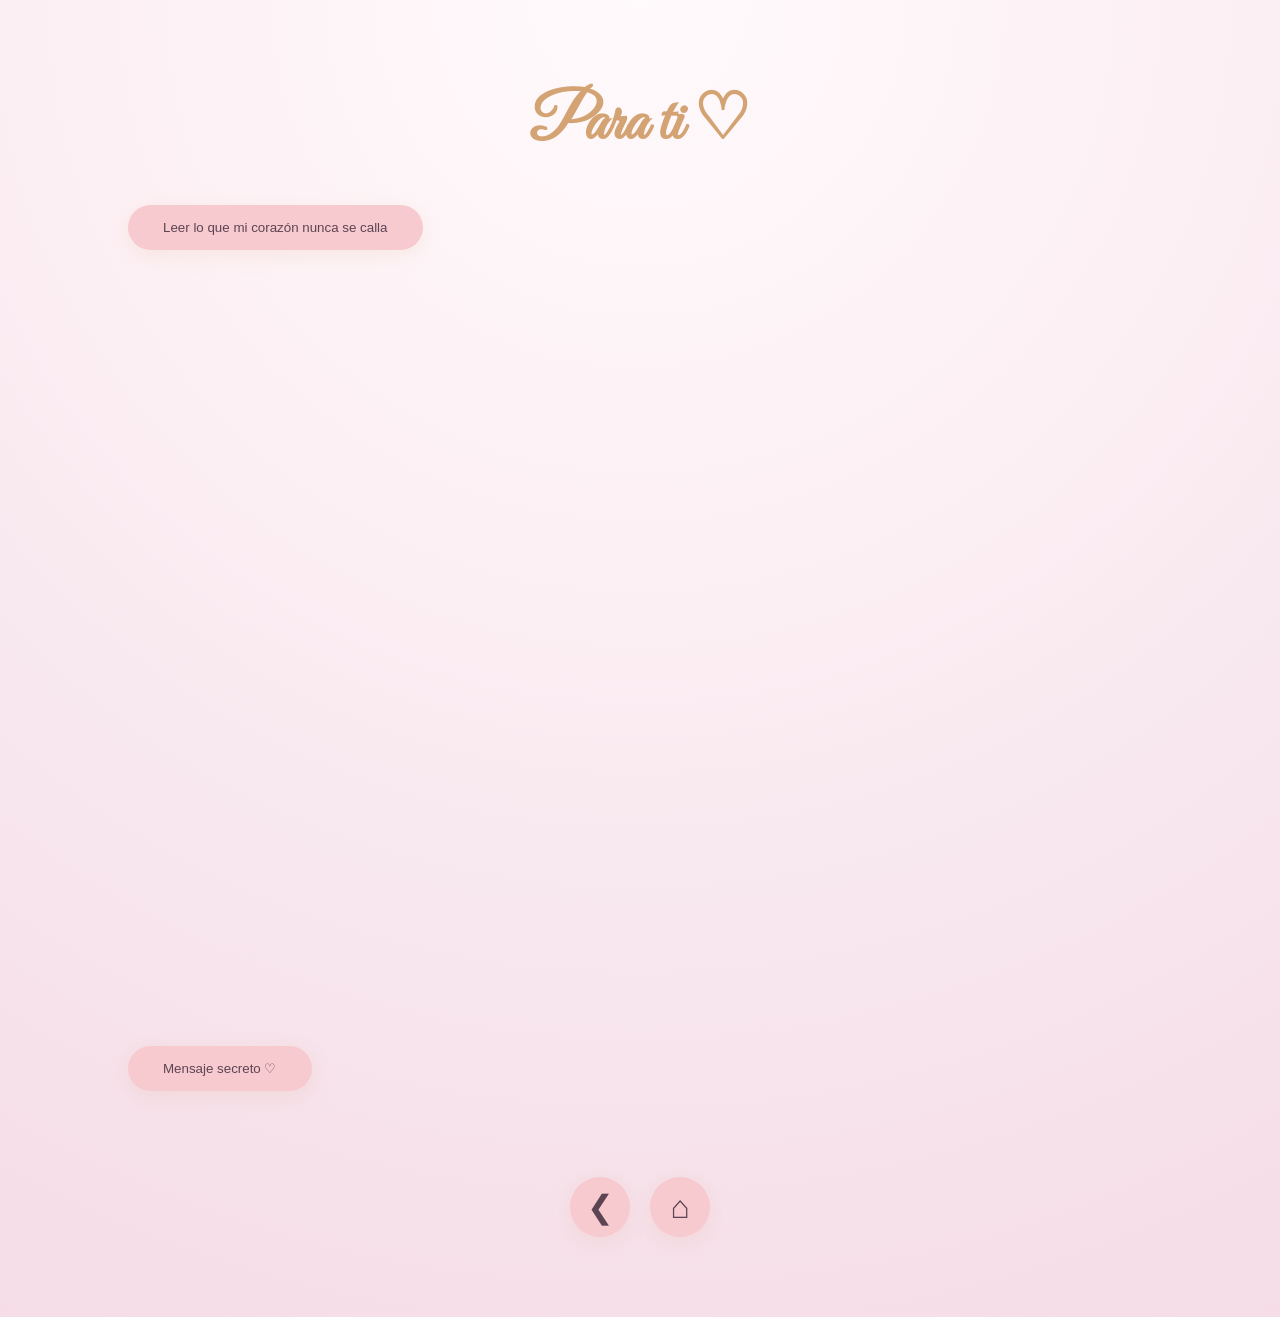
<file: pages/carta.html>
<!DOCTYPE html>
<html lang="es">
<head>
  <meta charset="UTF-8">
  <meta name="viewport" content="width=device-width, initial-scale=1.0">
  <title>Para ti ♡</title>
  <link rel="stylesheet" href="../style.css">
</head>
<body>

<section class="container">

  <h1 class="title">Para ti ♡</h1>

  <button onclick="revealLetter()" class="btn">
    Leer lo que mi corazón nunca se calla
  </button>

  <div id="letter" class="hidden-text card">

    Gracias por existir en mi misma línea temporal.

    Gracias por seguir adelante incluso cuando las cosas se ponen difíciles.

    Te admiro muchísimo por la manera en la que luchas por tus sueños y por cómo sigues avanzando incluso cuando estás cansado.

    Si la vida fuera un anime…
    seguirías siendo mi personaje favorito.

    Porque incluso en tus momentos más difíciles, sigues intentando levantarte.

    Y eso es una de las cosas que más amo de ti.

    Gracias por amarme.
    Gracias por quedarte.
    Gracias por convertirte en mi lugar seguro.

    Te amo muchísimo ♡

  </div>

<br><br>

<button onclick="mensajeSecreto()" class="btn">
  Mensaje secreto ♡
</button>

<p id="secretito" class="hidden-text">
  En todas las vidas posibles…
  seguiría buscándote.
</p>

<div class="navigation-buttons">

  <a href="stats.html" class="nav-arrow">
    ❮
  </a>

  <a href="../index.html" class="nav-arrow">
    ⌂
  </a>

</div>
  
</section>

<script src="../script.js"></script>

</body>
</html>
</file>
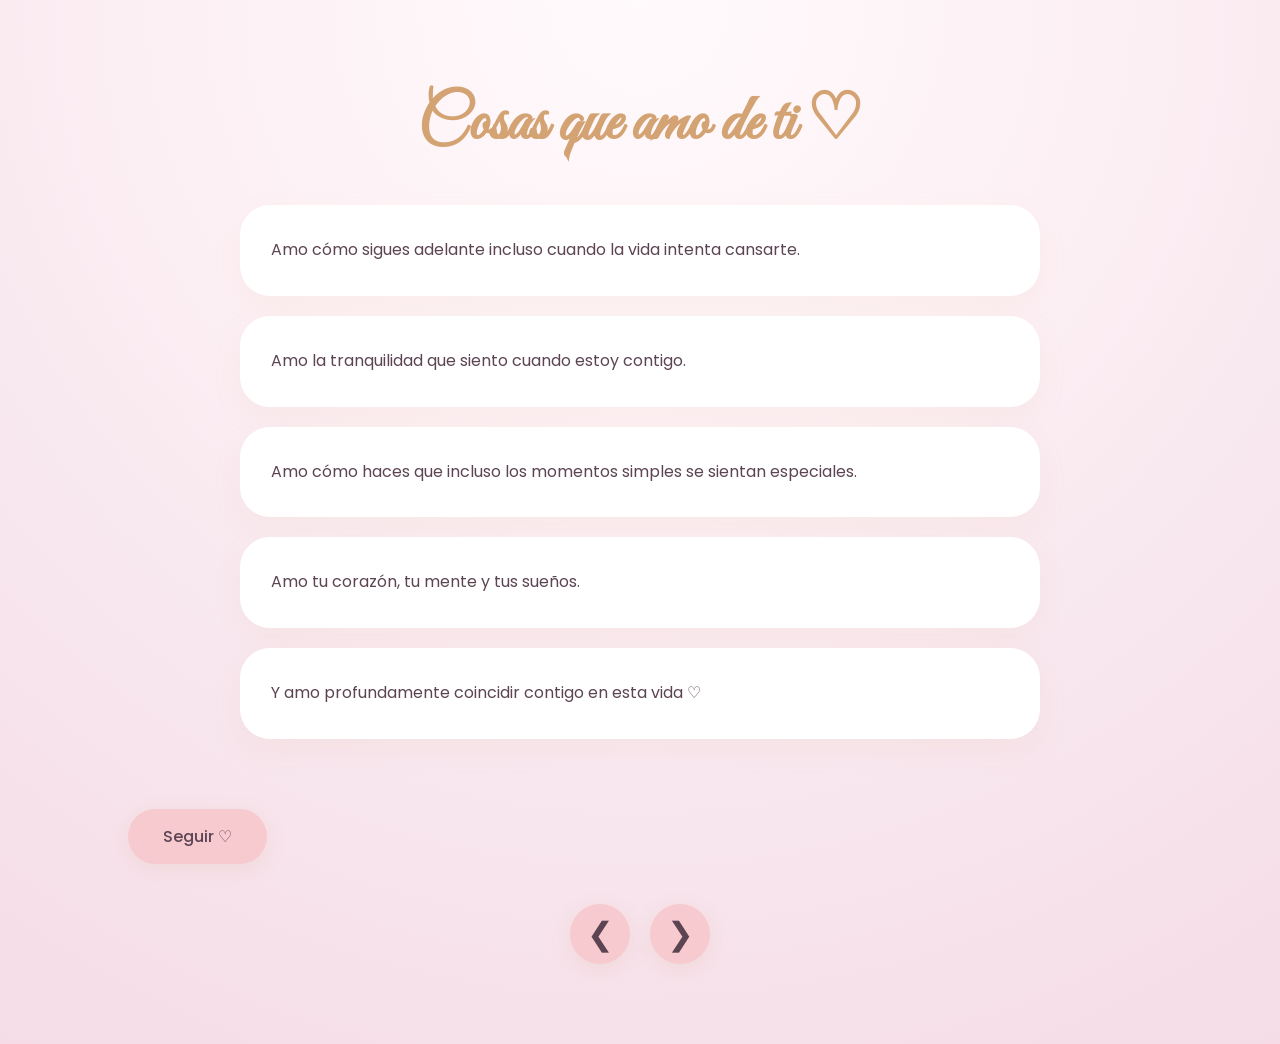
<file: pages/cosas-que-amo.html>
<!DOCTYPE html>
<html lang="es">
<head>
  <meta charset="UTF-8">
  <meta name="viewport" content="width=device-width, initial-scale=1.0">
  <title>Cosas que amo de ti ♡</title>
  <link rel="stylesheet" href="../style.css">
</head>
<body>

<section class="container">

  <h1 class="title">Cosas que amo de ti ♡</h1>

  <div class="card">
    Amo cómo sigues adelante incluso cuando la vida intenta cansarte.
  </div>

  <div class="card">
    Amo la tranquilidad que siento cuando estoy contigo.
  </div>

  <div class="card">
    Amo cómo haces que incluso los momentos simples se sientan especiales.
  </div>

  <div class="card">
    Amo tu corazón, tu mente y tus sueños.
  </div>

  <div class="card">
    Y amo profundamente coincidir contigo en esta vida ♡
  </div>

  <br><br>

  <a href="stats.html" class="btn">
    Seguir ♡
  </a>

<div class="navigation-buttons">

  <a href="recuerdos.html" class="nav-arrow">
    ❮
  </a>

  <a href="stats.html" class="nav-arrow">
    ❯
  </a>

</div>

  
</section>

</body>
</html>
</file>
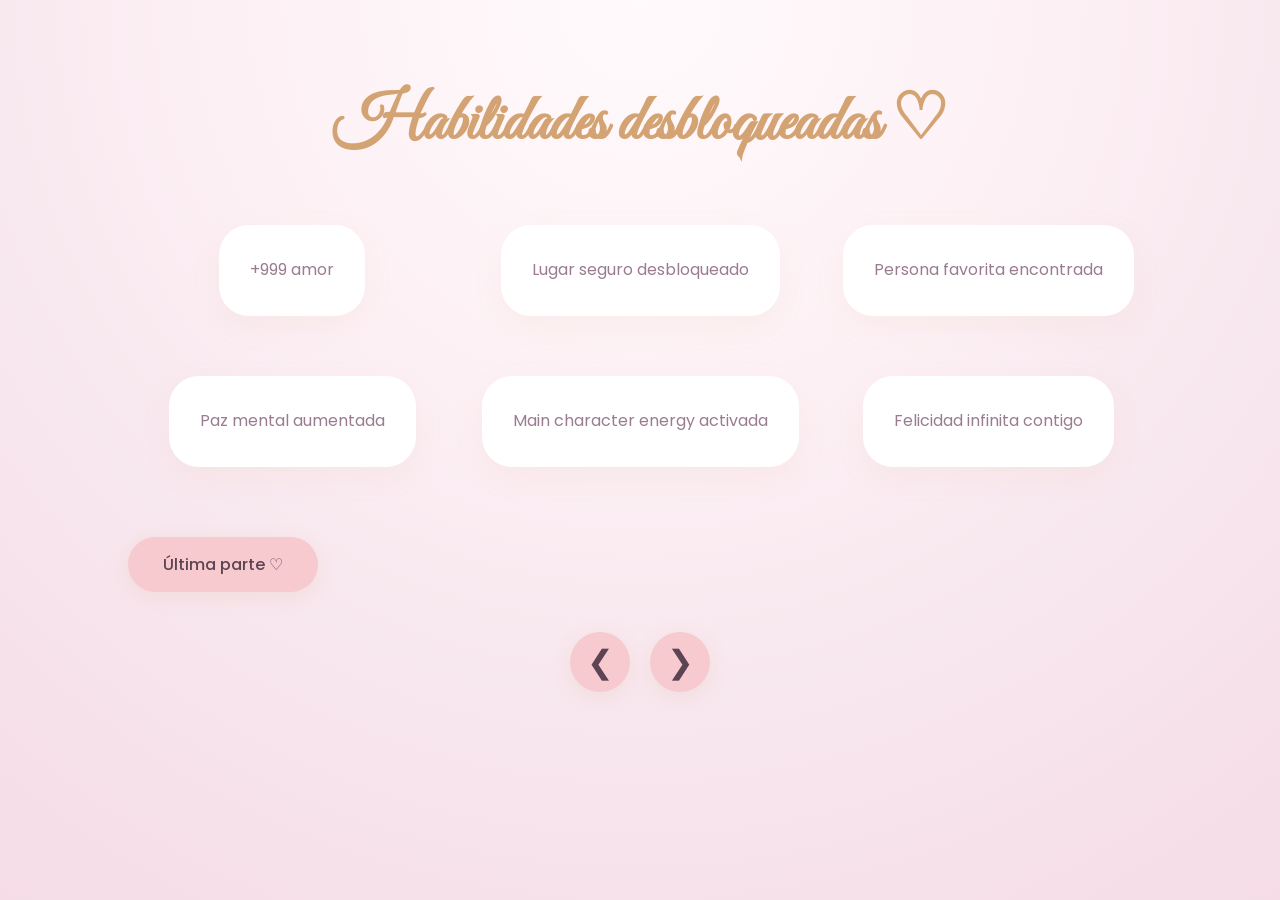
<file: pages/stats.html>
<!DOCTYPE html>
<html lang="es">
<head>
  <meta charset="UTF-8">
  <meta name="viewport" content="width=device-width, initial-scale=1.0">
  <title>Stats ♡</title>
  <link rel="stylesheet" href="../style.css">
</head>
<body>

<section class="container">

  <h1 class="title">Habilidades desbloqueadas ♡</h1>

  <div class="stats">

    <div class="stat-box">
      +999 amor
    </div>

    <div class="stat-box">
      Lugar seguro desbloqueado
    </div>

    <div class="stat-box">
      Persona favorita encontrada
    </div>

    <div class="stat-box">
      Paz mental aumentada
    </div>

    <div class="stat-box">
      Main character energy activada
    </div>

    <div class="stat-box">
      Felicidad infinita contigo
    </div>

  </div>

  <br><br>

  <a href="carta.html" class="btn">
    Última parte ♡
  </a>

  <div class="navigation-buttons">

  <a href="cosas-que-amo.html" class="nav-arrow">
    ❮
  </a>

  <a href="carta.html" class="nav-arrow">
    ❯
  </a>

</div>
  
</section>

</body>
</html>
</file>
<file: style.css>
@import url('https://fonts.googleapis.com/css2?family=Great+Vibes&family=Poppins:wght@300;400;500;600&display=swap');

*{
    margin:0;
    padding:0;
    box-sizing:border-box;
}

body{
    background:
    radial-gradient(circle at top,
    #fffafc 0%,
    #fdf1f5 35%,
    #f8e8ef 60%,
    #f5dce7 100%);

    color:#5c4452;
    font-family:'Poppins', sans-serif;
    overflow-x:hidden;
    min-height:100vh;
}
/* Loader */

#loader{
    position:fixed;
    width:100%;
    height:100vh;
    background:#fffafc;
    display:flex;
    justify-content:center;
    align-items:center;
    z-index:9999;
    transition:4s ease;
}

.loader-content{
    text-align:center;
    max-width:700px;
    padding:40px;
    animation:fadeLoader 3s ease;
}

.loader-content h2{
    font-family:'Great Vibes', cursive;
    font-size:6rem;
    color:#d4a373;
    margin-bottom:20px;
}

.loader-content p{
    color:#9a7b8f;
    line-height:1.8;
    margin-bottom:40px;
    font-size:1.1rem;
}

#mainContent{
    opacity:0;
    transition:4s ease;
}

@keyframes fadeLoader{

    from{
        opacity:0;
        transform:translateY(20px);
    }

    to{
        opacity:1;
        transform:translateY(0);
    }

}

/* Hero */

.hero{
    min-height:60vh;
    display:flex;
    flex-direction:column;
    justify-content:center;
    align-items:center;
    text-align:center;
    padding:40px 10%;
}

.hero h1{
    font-family:'Great Vibes', cursive;
    font-size:6rem;
    color:#d4a373;
    margin-bottom:20px;
}

.hero p{
    font-size:1.2rem;
    color:#9a7b8f;
    max-width:700px;
    line-height:1.8;
}

/* Contador */

#contador{
    margin-top:20px;
    color:#c08497;
    font-size:1.1rem;
}

/* Títulos */

.title{
    font-family:'Great Vibes', cursive;
    font-size:4rem;
    color:#d4a373;
    margin-bottom:40px;
    text-align:center;
}

/* Contenedor */

.container{
    padding:80px 10%;
}

/* Botones */

.btn{
    display:inline-block;
    background:#f7cad0;
    color:#5c4452;
    padding:15px 35px;
    border-radius:50px;
    text-decoration:none;
    border:none;
    cursor:pointer;
    transition:0.3s ease;
    font-weight:500;
    box-shadow:0 5px 20px rgba(212,163,115,0.15);
}

.btn:hover{
    transform:translateY(-3px);
    background:#f4acb7;
}

.intro-btn{
    display:inline-block;
    background:#f7cad0;
    color:#5c4452;
    padding:16px 40px;
    border-radius:50px;
    text-decoration:none;
    font-size:1rem;
    font-weight:500;
    transition:0.3s ease;
    box-shadow:0 5px 20px rgba(212,163,115,0.15);
}

.intro-btn:hover{
    transform:translateY(-3px) scale(1.03);
    background:#f4acb7;
}


/* Tarjetas */

.card,
.stat-box,
.carousel-item{
    backdrop-filter:blur(10px);
    border:1px solid rgba(255,255,255,0.4);
    background:white;
    border-radius:30px;
    padding:30px;
    margin:20px auto;
    box-shadow:0 10px 30px rgba(212,163,115,0.08);
    max-width:800px;
    line-height:1.8;
}

/* Carrusel */

.carousel{
    display:flex;
    justify-content:center;
    align-items:stretch;
    gap:30px;
    padding:20px;
    flex-wrap:wrap;
}

.carousel::-webkit-scrollbar{
    display:none;
}

.carousel-item{
    width:320px;
    min-width:320px;
    background:white;
    border-radius:30px;
    padding:20px;
    display:flex;
    flex-direction:column;
    justify-content:flex-start;
    align-items:center;
    box-shadow:0 10px 30px rgba(212,163,115,0.08);
}

.carousel-item img{
    width:100%;
    height:320px;
    object-fit:contain;
    border-radius:25px;
    background:#fffafc;
}

.carousel-item p{
    margin-top:20px;
    text-align:left;
    line-height:1.7;
    color:#7d6573;
    width:100%;
}

.carousel-item p{
    margin-top:15px;
}

/* Stats */

.stats{
    display:grid;
    grid-template-columns:repeat(auto-fit,minmax(250px,1fr));
    gap:20px;
}

.stat-box{
    text-align:center;
    color:#9a7b8f;
}

/* Texto oculto */

.hidden-text{
    opacity:0;
    transition:1s ease;
}

.show{
    opacity:1;
}

/* Música */

#musicBtn{
    position:fixed;
    bottom:20px;
    right:20px;
    width:60px;
    height:60px;
    border:none;
    border-radius:50%;
    background:#d4a373;
    color:white;
    font-size:1.5rem;
    cursor:pointer;
    box-shadow:0 5px 20px rgba(212,163,115,0.2);
}

/* Animaciones */

.hero,
.container,
.card,
.stat-box{
    animation:fadeUp 1.2s ease;
}

@keyframes fadeUp{

    from{
        opacity:0;
        transform:translateY(30px);
    }

    to{
        opacity:1;
        transform:translateY(0);
    }

}

/* Responsive */

@media(max-width:768px){

    .hero h1{
        font-size:4rem;
    }

    .title{
        font-size:3rem;
    }

    #loader h2{
        font-size:3rem;
        text-align:center;
        padding:20px;
    }

}

.navigation-buttons{
    display:flex;
    justify-content:center;
    gap:20px;
    margin-top:50px;
}

.nav-arrow{
    width:60px;
    height:60px;
    border-radius:50%;
    display:flex;
    justify-content:center;
    align-items:center;
    background:#f7cad0;
    color:#5c4452;
    text-decoration:none;
    font-size:2rem;
    transition:0.3s ease;
    box-shadow:0 5px 20px rgba(212,163,115,0.15);
}

.nav-arrow:hover{
    transform:scale(1.1);
    background:#f4acb7;
}

body{
    animation:fadePage 1s ease;
}

@keyframes fadePage{

    from{
        opacity:0;
    }

    to{
        opacity:1;
    }

}

.gallery-section{
    padding:100px 5%;
}

.carousel-wrapper{
    position:relative;
    overflow:hidden;
}

.carousel-track{
    display:flex;
    gap:25px;
    width:max-content;
    animation:scrollCarousel 45s linear infinite;
    padding:20px 0;
}

.carousel-track img{
    width:260px;
    height:360px;
    object-fit:cover;
    border-radius:30px;
    flex-shrink:0;
    transition:0.5s ease;
    box-shadow:0 10px 30px rgba(212,163,115,0.18);
}

.carousel-track img:hover{
    transform:scale(1.05);
}

/* CONTENEDOR */

.carousel-wrapper{
    overflow:hidden;
    position:relative;
    width:100%;
}

/* ANIMACIÓN */

@keyframes scrollCarousel{

    from{
        transform:translateX(0);
    }

    to{
        transform:translateX(-50%);
    }

}

.carousel-track::-webkit-scrollbar{
    display:none;
}

.carousel-track img{
    width:280px;
    height:380px;
    object-fit:cover;
    border-radius:25px;
    flex-shrink:0;
    transition:0.4s ease;
    box-shadow:0 10px 30px rgba(212,163,115,0.15);
}

.carousel-track img:hover{
    transform:scale(1.04);
}

.carousel-btn{
    position:absolute;
    top:50%;
    transform:translateY(-50%);
    width:60px;
    height:60px;
    border:none;
    border-radius:50%;
    background:white;
    color:#c08497;
    font-size:2rem;
    cursor:pointer;
    z-index:5;
    box-shadow:0 5px 20px rgba(212,163,115,0.2);
}

.left-btn{
    left:10px;
}

.right-btn{
    right:10px;
}

/* ===== SCROLL SUAVE ===== */

html{
    scroll-behavior:smooth;
}

/* ===== MAIN CONTENT ===== */

#mainContent{
    opacity:0;
    transition:opacity 3s ease;
}

/* ===== ESTRELLAS ===== */

.stars{
    position:fixed;
    width:100%;
    height:100%;
    top:0;
    left:0;
    pointer-events:none;
    background-image:
    radial-gradient(#ffffff 1px, transparent 1px);
    background-size:40px 40px;
    opacity:0.15;
    z-index:-1;
}

/* ===== ENTER CONTAINER ===== */

.enter-container{
    display:flex;
    justify-content:center;
    align-items:center;
    margin-top:40px;
}

/* ===== BOTÓN ENTRAR ===== */

.intro-btn{
    box-shadow:
    0 0 20px rgba(247,202,208,0.7);
    border:none;
    cursor:pointer;
    font-family:'Poppins', sans-serif;
}

/* ===== GALERÍA ===== */

.gallery-section{
    padding-top:20px;
    padding-bottom:80px;
}

/* ===== ESPACIADO ===== */

.hero{
    padding-bottom:20px;
}

/* ===== CARRUSEL PRINCIPAL ===== */

.carousel-track{
    display:flex;
    gap:20px;
    overflow-x:auto;
    scroll-behavior:smooth;
    padding:20px;
}

.carousel-track img{
    width:280px;
    height:380px;
    object-fit:cover;
    border-radius:25px;
    flex-shrink:0;
    transition:0.5s ease;
}

.carousel-track img:hover{
    transform:scale(1.05);
}

/* ===== OCULTAR SCROLL ===== */

.carousel-track::-webkit-scrollbar,
.carousel::-webkit-scrollbar{
    display:none;
}

/* ===== CARTA ===== */

#letter{
    margin-top:30px;
    white-space:pre-line;
}

/* ===== MENSAJE SECRETO ===== */

#secretito{
    margin-top:20px;
    text-align:center;
    color:#9a7b8f;
    font-size:1.1rem;
}

/* ===== BOTONES NAVEGACIÓN ===== */

.navigation-buttons{
    margin-top:40px;
}

/* ===== RESPONSIVE EXTRA ===== */

@media(max-width:768px){

    .hero h1{
        font-size:3.5rem;
        line-height:1.2;
    }

    .loader-content h2{
        font-size:3.5rem;
    }

    .carousel-track img{
        width:220px;
        height:320px;
    }

}


/* ========================= */
/* SECCIONES SPA */
/* ========================= */

.hidden-section{
    display:none;
    opacity:0;
    transform:translateY(40px);
    transition:1s ease;
}

.active-section{
    display:block;
    opacity:1;
    transform:translateY(0);
}


/* =========================
SECCIONES SPA
========================= */

.hidden-section{
    display:none;
    opacity:0;
    transform:translateY(30px);
}

.active-section{
    display:block;
    animation:fadeSection 1s ease;
}

@keyframes fadeSection{

    from{
        opacity:0;
        transform:translateY(40px);
    }

    to{
        opacity:1;
        transform:translateY(0);
    }

}

/* BOTÓN ENTRAR */

.enter-container{
    display:flex;
    justify-content:center;
    margin-top:40px;
}


.main-screen{
    min-height:100vh;
}


/* SISTEMA SPA */

.hidden-section{
    display:none;
}

.active-section{
    display:block;
}


/* =========================
   CLIPS
========================= */

.clips-container{
    display:flex;
    gap:30px;
    overflow-x:auto;
    scroll-behavior:smooth;
    padding:20px;
}

.clips-container::-webkit-scrollbar{
    display:none;
}

.clip-card{
    min-width:320px;
    max-width:320px;
    background:white;
    border-radius:30px;
    padding:20px;
    box-shadow:0 10px 30px rgba(212,163,115,0.08);
    flex-shrink:0;
    transition:0.4s ease;
}

.clip-card:hover{
    transform:translateY(-8px);
}

.clip-card video{
    width:100%;
    height:570px;
    object-fit:cover;
    border-radius:20px;
    display:block;
}

.clip-card p{
    margin-top:18px;
    text-align:center;
    line-height:1.7;
    color:#7c6572;
    font-size:1rem;
}

/* Responsive */

@media(max-width:768px){

    .clip-card{
        min-width:85%;
    }

    .clip-card video{
        height:500px;
    }

}
</file>
